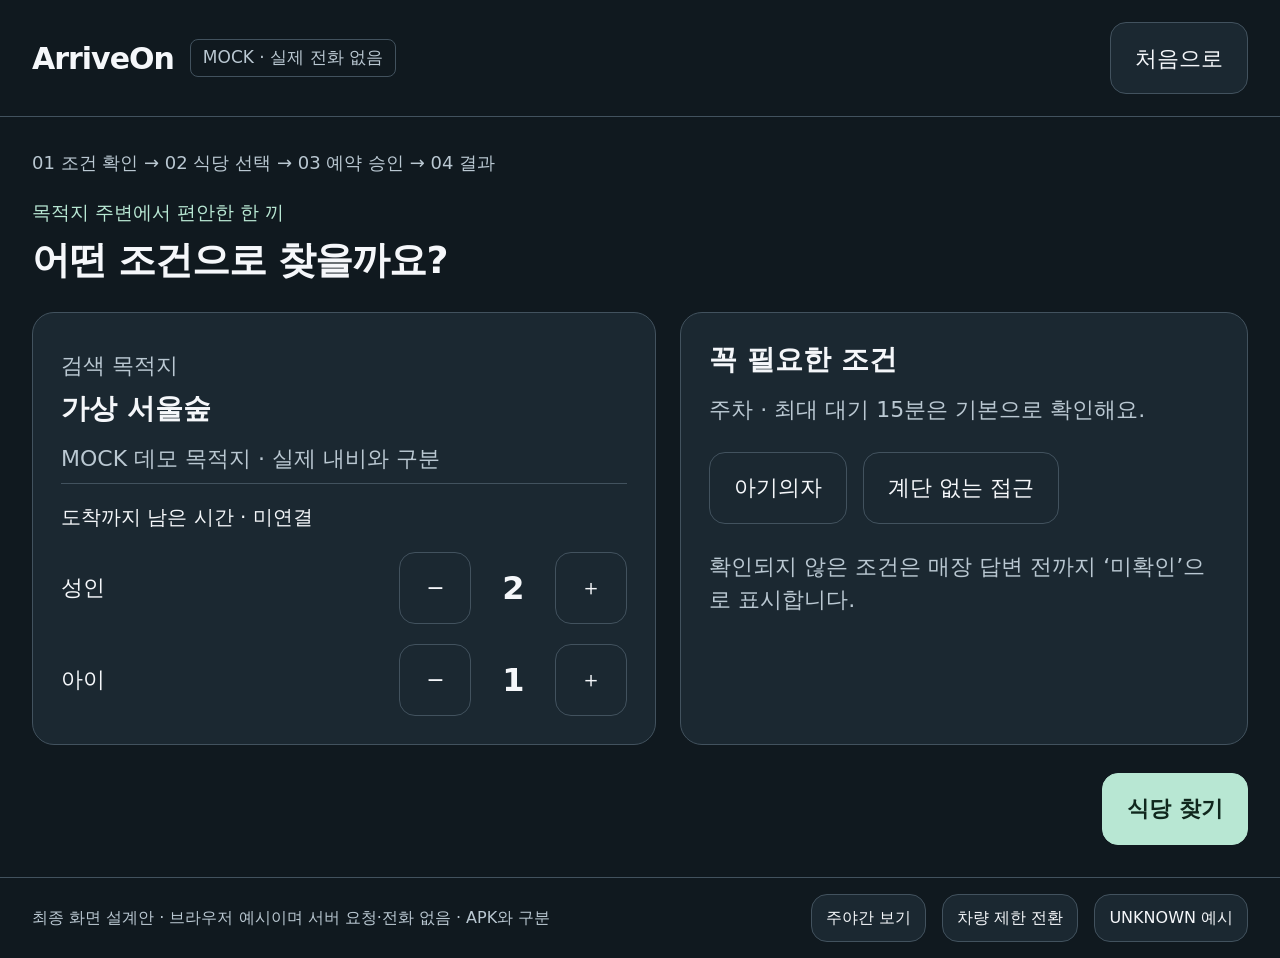
<file: docs/prototypes/arriveon-final.html>
<!doctype html>
<html lang="ko"><meta charset="utf-8"><meta name="viewport" content="width=device-width,initial-scale=1"><title>ArriveOn · 최종 화면 설계안</title>
<style>
:root{--bg:#10191f;--surface:#1b2831;--line:#42525e;--text:#f5f7fa;--sub:#bac8d2;--accent:#b8e7d3;--on:#10271d}*{box-sizing:border-box}body{margin:0;background:var(--bg);color:var(--text);font:22px/1.5 system-ui,-apple-system,sans-serif}body.day{--bg:#eef2f4;--surface:#fff;--line:#76858e;--text:#172832;--sub:#475b68;--accent:#17634b;--on:#fff}button{font:inherit;color:var(--text);background:var(--surface);border:1px solid var(--line);border-radius:16px;min-height:72px;padding:14px 24px;cursor:pointer}button:focus-visible{outline:3px solid var(--accent);outline-offset:4px}button:disabled{opacity:.48;cursor:default}.primary{background:var(--accent);color:var(--on);border-color:var(--accent);font-weight:700}header{display:flex;align-items:center;justify-content:space-between;border-bottom:1px solid var(--line);padding:22px 32px;gap:20px}strong.brand{letter-spacing:-1px;font-size:30px}.badge{display:inline-block;border:1px solid var(--line);border-radius:8px;padding:5px 12px;font-size:17px;color:var(--sub)}main{max-width:1450px;margin:auto;padding:32px}h1{font-size:38px;line-height:1.25;letter-spacing:-1px;margin:10px 0 16px}h2{font-size:28px;line-height:1.35;margin:0 0 14px}p{margin:8px 0;color:var(--sub)}.eyebrow{color:var(--accent);font-size:19px}.grid{display:grid;grid-template-columns:1.1fr 1fr;gap:24px;margin:28px 0}.card{background:var(--surface);border:1px solid var(--line);border-radius:22px;padding:28px}.row{display:flex;align-items:center;gap:16px;flex-wrap:wrap}.spread{justify-content:space-between}.stepper{display:flex;gap:18px;align-items:center;margin-top:20px}.stepper label{flex:1}.stepper b{min-width:48px;text-align:center;font-size:32px}.stepper button{width:72px;padding:0}.toggle[aria-pressed=true]{border:2px solid var(--accent);color:var(--accent)}footer{display:flex;justify-content:flex-end;gap:16px;margin-top:28px}.candidates{grid-template-columns:repeat(3,1fr)}.candidate{display:flex;flex-direction:column;gap:16px}.candidate button{margin-top:auto}.meta{border-top:1px solid var(--line);padding-top:18px;font-size:20px}.notice{border-left:4px solid var(--accent);padding:10px 18px;color:var(--sub)}.detail{display:flex;justify-content:space-between;gap:20px;padding:14px 0;border-bottom:1px solid var(--line)}.detail span{color:var(--sub)}.big{font-size:40px;color:var(--text)}[hidden]{display:none!important}.turn{margin:18px 0;padding:18px 22px;border-left:3px solid var(--line)}.turn b{display:block;color:var(--accent);font-size:18px;margin-bottom:6px}.dev{font-size:16px;padding:16px 32px;border-top:1px solid var(--line);color:var(--sub)}.dev button{font-size:16px;min-height:48px;padding:8px 14px}.steps{color:var(--sub);font-size:18px;margin:0 0 22px}.blocked{padding:18px 32px;background:#49351d;color:#fff1d1}.summary{max-width:900px}.status{font-size:20px;color:var(--accent)}@media(max-width:1000px){.candidates,.grid{grid-template-columns:1fr}main{padding:24px}header{padding:18px 24px}h1{font-size:32px}.card{padding:24px}footer{flex-wrap:wrap}footer button{flex:1}.candidates{gap:16px}}
</style>
<header><div class="row"><strong class="brand">ArriveOn</strong><span class="badge">MOCK · 실제 전화 없음</span></div><button id="back" onclick="go('input')">처음으로</button></header>
<div id="blocked" class="blocked" hidden>차량 제한을 확인해 주세요. 입력과 예약 승인은 잠시 사용할 수 없습니다.</div>
<main><p class="steps" id="steps">01 조건 확인 → 02 식당 선택 → 03 예약 승인 → 04 결과</p>
<section id="input"><div class="eyebrow">목적지 주변에서 편안한 한 끼</div><h1>어떤 조건으로 찾을까요?</h1><div class="grid"><div class="card"><p>검색 목적지</p><h2>가상 서울숲</h2><p>MOCK 데모 목적지 · 실제 내비와 구분</p><div class="meta">도착까지 남은 시간 · 미연결</div><div class="stepper"><label>성인</label><button aria-label="성인 줄이기" data-write onclick="count('adults',-1)">−</button><b id="adults">2</b><button aria-label="성인 추가" data-write onclick="count('adults',1)">＋</button></div><div class="stepper"><label>아이</label><button aria-label="아이 줄이기" data-write onclick="count('children',-1)">−</button><b id="children">1</b><button aria-label="아이 추가" data-write onclick="count('children',1)">＋</button></div></div><div class="card"><h2>꼭 필요한 조건</h2><p>주차 · 최대 대기 15분은 기본으로 확인해요.</p><div class="row" style="margin:26px 0"><button class="toggle" data-write aria-pressed="false" onclick="toggle(this)">아기의자</button><button class="toggle" data-write aria-pressed="false" onclick="toggle(this)">계단 없는 접근</button></div><p>확인되지 않은 조건은 매장 답변 전까지 ‘미확인’으로 표시합니다.</p></div></div><footer><button class="primary" data-write onclick="go('candidates')">식당 찾기</button></footer></section>
<section id="candidates" hidden><div class="eyebrow">02 · 후보 비교</div><h1>가고 싶은 식당을 골라 주세요</h1><p id="partySummary"></p><div class="grid candidates" id="cards"></div><div class="notice">예시 후보입니다. 실제 앱에서는 서버가 반환한 개수만 표시합니다.</div><footer><button data-write onclick="go('input')">조건 바꾸기</button></footer></section>
<section id="approval" hidden><div class="eyebrow">03 · 마지막 확인</div><h1>이 내용으로 모의 예약할까요?</h1><div class="card summary"><h2 id="chosen">가상 식당</h2><div class="detail"><span>예약 시각</span><b>11월 13일 · 오후 7시</b></div><div class="detail"><span>인원</span><b id="approvalParty"></b></div><div class="detail"><span>필수 조건</span><b id="needs"></b></div><div class="detail"><span>예약자 / 추가 비용</span><b>가상 예약자 / 0원</b></div><p style="margin-top:20px">조건을 확인한 후 예약을 요청합니다.<br>연습 시각이며 내비 ETA로 계산하지 않습니다.</p></div><footer><button data-write onclick="go('candidates')">다시 고르기</button><button class="primary" data-write onclick="approve()">이 내용으로 모의 예약 승인</button></footer></section>
<section id="pending" hidden><div class="eyebrow">예약 결과 확인 중</div><h1>모의 매장 답변을 기다리고 있어요</h1><div class="card summary"><h2 id="pendingName"></h2><p>조건 확인 → 예약 요청 → 결과 확인</p><p>응답이 늦어져도 자동으로 다시 예약하지 않습니다.</p></div></section>
<section id="result" hidden><div class="eyebrow">04 · 예약 결과</div><h1 id="resultTitle">모의 예약이 확정됐어요</h1><div class="card summary"><h2 id="resultName"></h2><p class="big" id="resultSummary"></p><p id="resultStatus">조건 충족 · 빈자리 확인 · 예약 수락</p><p>실제 통화·예약이 아닌 MOCK 결과입니다.</p></div><footer><button onclick="go('conversation')" data-write>모의 대화 내역</button><button class="primary" onclick="document.getElementById('readStatus').textContent='설계 예시: 같은 예약 결과를 다시 조회합니다. 새 전화 없음.'">예약 결과 다시 확인</button></footer><p id="readStatus" role="status"></p></section>
<section id="conversation" hidden><div class="eyebrow">예약 상세</div><h1>모의 대화 내역</h1><p>서버에서 받은 대화만 시간 순서대로 표시합니다.</p><div class="card summary"><div class="turn"><b>예약 비서</b><span id="utterance"></span></div><div class="turn"><b>가상 매장</b>필수 조건을 제공할 수 있습니다. 요청하신 시간에 예약이 가능합니다.</div><div class="turn"><b>예약 비서</b>가상 예약자 이름으로 예약해 주세요.</div><div class="turn"><b>가상 매장</b>요청하신 시간과 인원으로 예약을 확정했습니다.</div></div><footer><button onclick="go('result')">예약 결과로 돌아가기</button></footer></section>
</main><aside class="dev"><div class="row spread"><span>최종 화면 설계안 · 브라우저 예시이며 서버 요청·전화 없음 · APK와 구분</span><div class="row"><button onclick="document.body.classList.toggle('day')">주야간 보기</button><button onclick="restrict()">차량 제한 전환</button><button onclick="unknown()">UNKNOWN 예시</button></div></div></aside>
<script>
let adults=2,children=1,selected=1,restricted=false,page='input',timer;
function count(key,delta){if(restricted)return;if(key==='adults')adults=Math.max(1,Math.min(20,adults+delta));else children=Math.max(0,Math.min(10,children+delta));document.getElementById(key).textContent=key==='adults'?adults:children}
function toggle(b){if(!restricted)b.setAttribute('aria-pressed',b.getAttribute('aria-pressed')==='true'?'false':'true')}
function people(){return `성인 ${adults}명 · 아이 ${children}명`}
function conditions(){return ['주차',...Array.from(document.querySelectorAll('.toggle[aria-pressed=true]')).map(b=>b.textContent)].join(' · ')}
function go(id){if(restricted&&['input','candidates','approval','conversation'].includes(id))return;document.querySelectorAll('main>section').forEach(s=>s.hidden=s.id!==id);page=id;document.getElementById('back').disabled=restricted||id==='pending'||id==='result'||id==='conversation';document.getElementById('partySummary').textContent='가상 서울숲 주변 · '+people();window.scrollTo(0,0)}
function choose(n){if(restricted)return;selected=n;document.getElementById('chosen').textContent=`가상 공공데이터 식당 ${n-1}`;document.getElementById('approvalParty').textContent=people();document.getElementById('needs').textContent=conditions();go('approval')}
function approve(){if(restricted)return;document.getElementById('pendingName').textContent=document.getElementById('chosen').textContent;go('pending');timer=setTimeout(()=>{document.getElementById('resultTitle').textContent='모의 예약이 확정됐어요';document.getElementById('resultName').textContent=document.getElementById('chosen').textContent;document.getElementById('resultSummary').textContent=`11월 13일 오후 7시 · ${adults+children}명`;document.getElementById('resultStatus').textContent='조건 충족 · 빈자리 확인 · 예약 수락';document.getElementById('utterance').textContent=`오후 7시에 ${adults+children}명 예약이 가능한가요? ${conditions()} 조건을 확인해 주세요.`;go('result')},900)}
function restrict(){restricted=!restricted;document.getElementById('blocked').hidden=!restricted;document.querySelectorAll('[data-write]').forEach(b=>b.disabled=restricted);document.getElementById('back').disabled=restricted||['pending','result','conversation'].includes(page);if(restricted&&page==='conversation')go('result')}
function unknown(){clearTimeout(timer);document.getElementById('resultTitle').textContent='예약 결과를 확인하지 못했어요';document.getElementById('resultName').textContent=`가상 공공데이터 식당 ${selected-1}`;document.getElementById('resultSummary').textContent='확정 여부 미확인';document.getElementById('resultStatus').textContent='새 예약 대신 기존 결과를 조회해 주세요.';document.getElementById('utterance').textContent='대화 내역만으로 예약 확정을 판단하지 않습니다.';go('result')}
document.getElementById('cards').innerHTML=[1,2,3].map(n=>`<article class="card candidate"><span class="status">후보 ${n}</span><h2>가상 공공데이터<br>식당 ${n-1}</h2><p>가상 성수 시험주소 ${n-1}</p><div class="meta">주차 · 미확인<br>동행 조건 · 미확인</div><p>매장 답변으로 조건 확인 필요</p><button class="primary" data-write onclick="choose(${n})">이 식당 선택</button></article>`).join('');
</script></html>
</file>
